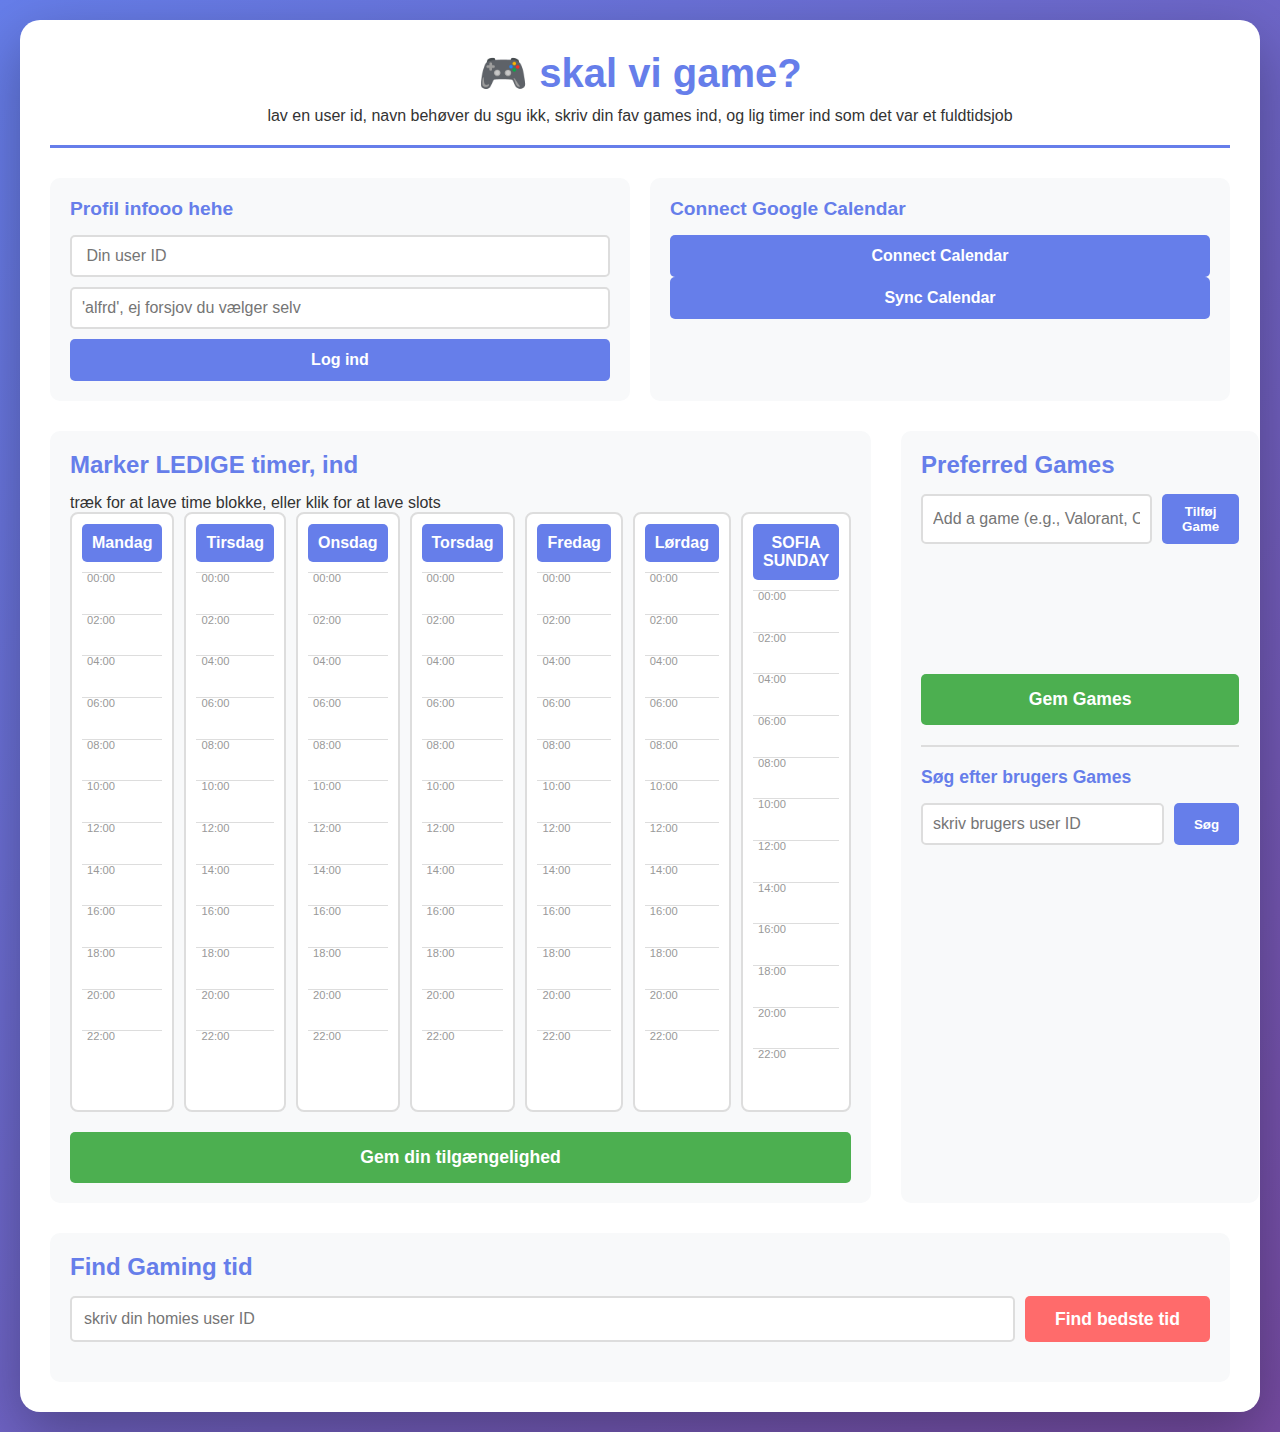
<file: index.html>
<!DOCTYPE html>
<html lang="en">
<head>
    <meta charset="UTF-8">
    <meta name="viewport" content="width=device-width, initial-scale=1.0">
    <title>Gaming Time Finder</title>
    <link rel="stylesheet" href="static/styles.css">
</head>
<body>
    <div class="container">
        <header>
            <h1>🎮 skal vi game?</h1>
            <p>lav en user id, navn behøver du sgu ikk, skriv din fav games ind, og lig timer ind som det var et fuldtidsjob </p>
        </header>

        <div class="user-section">
            <div class="user-input">
                <h2>Profil infooo hehe </h2>
                <input type="text" id="userId" placeholder=" Din user ID" />
                <input type="text" id="userName" placeholder="'alfrd', ej forsjov du vælger selv" />
                <button onclick="createUser()">Log ind</button>
            </div>

            <div class="user-input">
                <h2>Connect Google Calendar</h2>
                <button onclick="connectGoogleCalendar()">Connect Calendar</button>
                <button onclick="syncGoogleCalendar()">Sync Calendar</button>
            </div>
        </div>

        <div class="main-content">
            <div class="availability-section">
                <h2>Marker LEDIGE timer, ind </h2>
                <p>træk for at lave time blokke, eller klik for at lave slots</p>
                
                <div class="week-view" id="weekView">
                    <div class="day-column" data-day="monday">
                        <div class="day-header">Mandag</div>
                        <div class="time-slots" id="monday-slots"></div>
                    </div>
                    <div class="day-column" data-day="tuesday">
                        <div class="day-header">Tirsdag</div>
                        <div class="time-slots" id="tuesday-slots"></div>
                    </div>
                    <div class="day-column" data-day="wednesday">
                        <div class="day-header">Onsdag</div>
                        <div class="time-slots" id="wednesday-slots"></div>
                    </div>
                    <div class="day-column" data-day="thursday">
                        <div class="day-header">Torsdag</div>
                        <div class="time-slots" id="thursday-slots"></div>
                    </div>
                    <div class="day-column" data-day="friday">
                        <div class="day-header">Fredag</div>
                        <div class="time-slots" id="friday-slots"></div>
                    </div>
                    <div class="day-column" data-day="saturday">
                        <div class="day-header">Lørdag</div>
                        <div class="time-slots" id="saturday-slots"></div>
                    </div>
                    <div class="day-column" data-day="sunday">
                        <div class="day-header">SOFIA SUNDAY</div>
                        <div class="time-slots" id="sunday-slots"></div>
                    </div>
                </div>

                <button onclick="saveAvailability()" class="save-btn">Gem din tilgængelighed</button>
            </div>

            <div class="games-section">
                <h2>Preferred Games</h2>
                <div class="games-input">
                    <input type="text" id="gameInput" placeholder="Add a game (e.g., Valorant, CS2, League)" />
                    <button onclick="addGame()">Tilføj Game</button>
                </div>
                <div class="games-list" id="gamesList"></div>
                <button onclick="saveGames()" class="save-btn">Gem Games</button>
                
                <div class="search-user-section" style="margin-top: 20px; padding-top: 20px; border-top: 2px solid #ddd;">
                    <h3>Søg efter brugers Games</h3>
                    <div class="games-input">
                        <input type="text" id="searchUserId" placeholder="skriv brugers user ID" />
                        <button onclick="searchUserGames()">Søg</button>
                    </div>
                    <div id="searchedUserGames" class="searched-games"></div>
                </div>
            </div>
        </div>

        <div class="find-section">
            <h2>Find Gaming tid</h2>
            <div class="friend-input">
                <input type="text" id="friendId" placeholder="skriv din homies user ID" />
                <button onclick="findSlots()">Find bedste tid</button>
            </div>
            <div id="results" class="results"></div>
        </div>
    </div>

    <script src="static/app.js"></script>
</body>
</html>
</file>
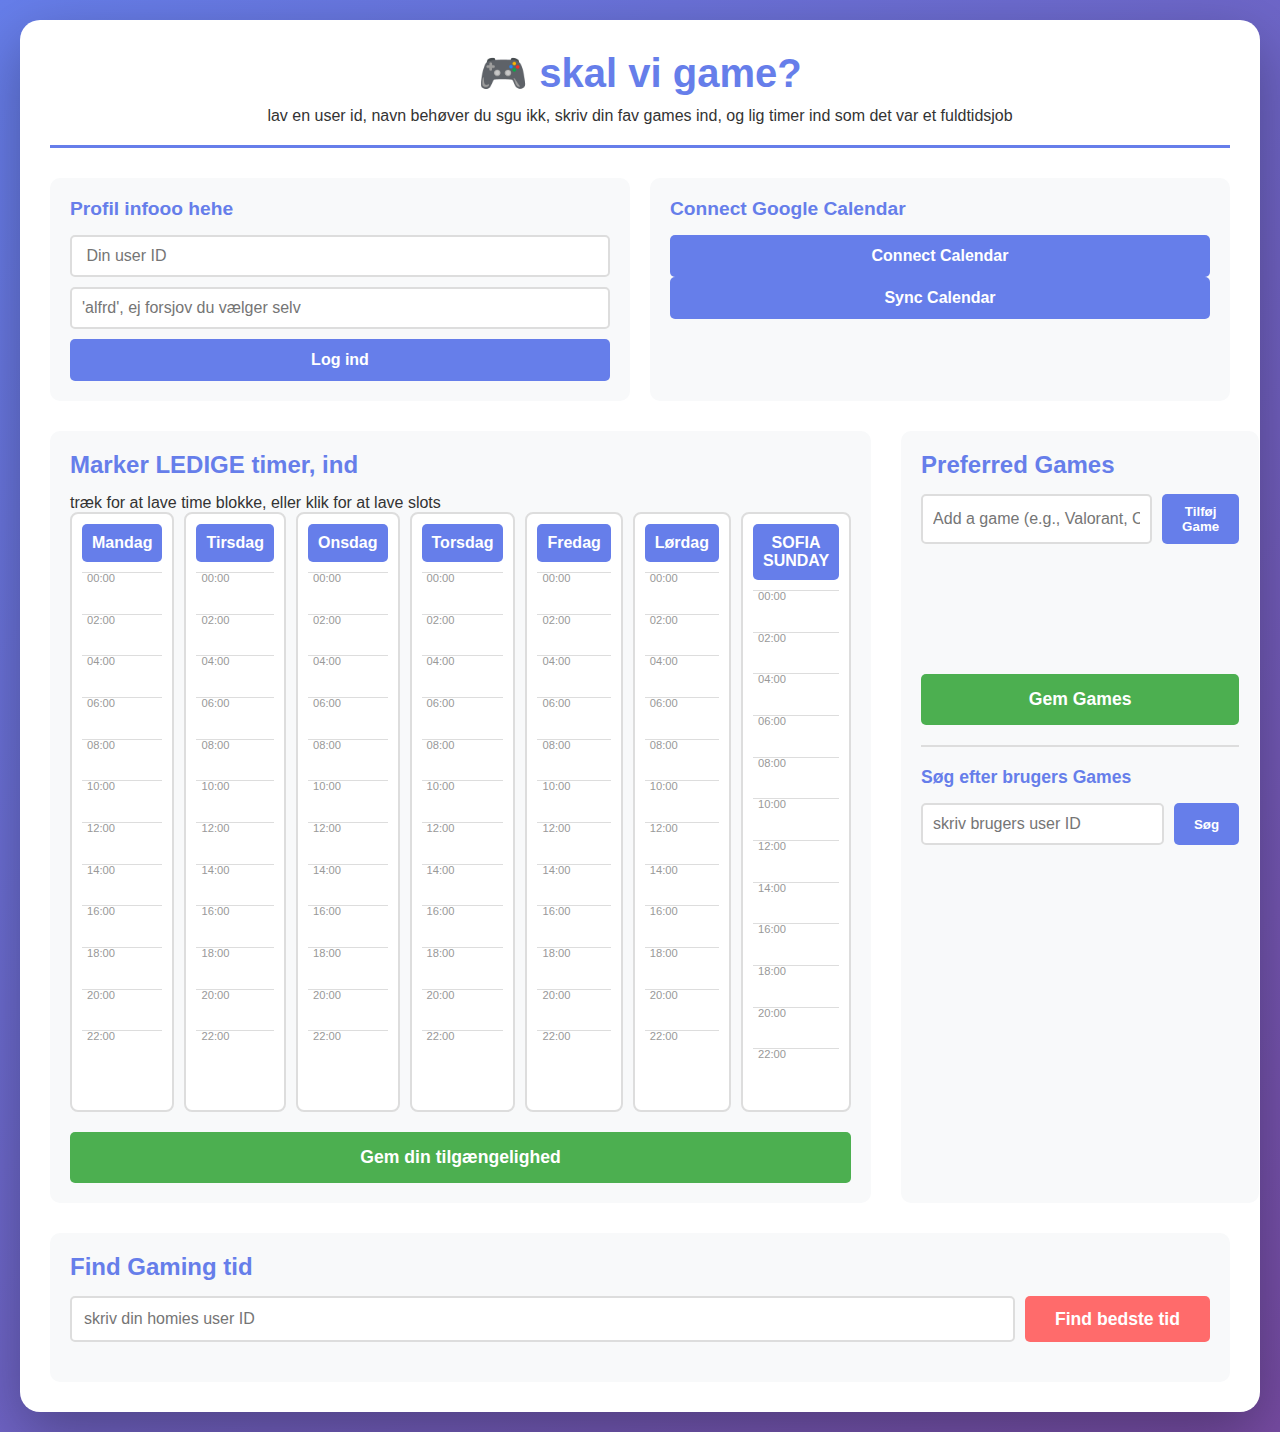
<file: static/index.html>
<!DOCTYPE html>
<html lang="en">
<head>
    <meta charset="UTF-8">
    <meta name="viewport" content="width=device-width, initial-scale=1.0">
    <title>Gaming Time Finder</title>
    <link rel="stylesheet" href="/static/styles.css">
</head>
<body>
    <div class="container">
        <header>
            <h1>🎮 skal vi game?</h1>
            <p>lav en user id, navn behøver du sgu ikk, skriv din fav games ind, og lig timer ind som det var et fuldtidsjob </p>
        </header>

        <div class="user-section">
            <div class="user-input">
                <h2>Profil infooo hehe </h2>
                <input type="text" id="userId" placeholder=" Din user ID" />
                <input type="text" id="userName" placeholder="'alfrd', ej forsjov du vælger selv" />
                <button onclick="createUser()">Log ind</button>
            </div>

            <div class="user-input">
                <h2>Connect Google Calendar</h2>
                <button onclick="connectGoogleCalendar()">Connect Calendar</button>
                <button onclick="syncGoogleCalendar()">Sync Calendar</button>
            </div>
        </div>

        <div class="main-content">
            <div class="availability-section">
                <h2>Marker LEDIGE timer, ind </h2>
                <p>træk for at lave time blokke, eller klik for at lave slots</p>
                
                <div class="week-view" id="weekView">
                    <div class="day-column" data-day="monday">
                        <div class="day-header">Mandag</div>
                        <div class="time-slots" id="monday-slots"></div>
                    </div>
                    <div class="day-column" data-day="tuesday">
                        <div class="day-header">Tirsdag</div>
                        <div class="time-slots" id="tuesday-slots"></div>
                    </div>
                    <div class="day-column" data-day="wednesday">
                        <div class="day-header">Onsdag</div>
                        <div class="time-slots" id="wednesday-slots"></div>
                    </div>
                    <div class="day-column" data-day="thursday">
                        <div class="day-header">Torsdag</div>
                        <div class="time-slots" id="thursday-slots"></div>
                    </div>
                    <div class="day-column" data-day="friday">
                        <div class="day-header">Fredag</div>
                        <div class="time-slots" id="friday-slots"></div>
                    </div>
                    <div class="day-column" data-day="saturday">
                        <div class="day-header">Lørdag</div>
                        <div class="time-slots" id="saturday-slots"></div>
                    </div>
                    <div class="day-column" data-day="sunday">
                        <div class="day-header">SOFIA SUNDAY</div>
                        <div class="time-slots" id="sunday-slots"></div>
                    </div>
                </div>

                <button onclick="saveAvailability()" class="save-btn">Gem din tilgængelighed</button>
            </div>

            <div class="games-section">
                <h2>Preferred Games</h2>
                <div class="games-input">
                    <input type="text" id="gameInput" placeholder="Add a game (e.g., Valorant, CS2, League)" />
                    <button onclick="addGame()">Tilføj Game</button>
                </div>
                <div class="games-list" id="gamesList"></div>
                <button onclick="saveGames()" class="save-btn">Gem Games</button>
                
                <div class="search-user-section" style="margin-top: 20px; padding-top: 20px; border-top: 2px solid #ddd;">
                    <h3>Søg efter brugers Games</h3>
                    <div class="games-input">
                        <input type="text" id="searchUserId" placeholder="skriv brugers user ID" />
                        <button onclick="searchUserGames()">Søg</button>
                    </div>
                    <div id="searchedUserGames" class="searched-games"></div>
                </div>
            </div>
        </div>

        <div class="find-section">
            <h2>Find Gaming tid</h2>
            <div class="friend-input">
                <input type="text" id="friendId" placeholder="skriv din homies user ID" />
                <button onclick="findSlots()">Find bedste tid</button>
            </div>
            <div id="results" class="results"></div>
        </div>
    </div>

    <script src="/static/app.js"></script>
</body>
</html>
</file>
<file: static/styles.css>
* {
    margin: 0;
    padding: 0;
    box-sizing: border-box;
}

body {
    font-family: 'Segoe UI', Tahoma, Geneva, Verdana, sans-serif;
    background: linear-gradient(135deg, #667eea 0%, #764ba2 100%);
    min-height: 100vh;
    padding: 20px;
    color: #333;
}

.container {
    max-width: 1400px;
    margin: 0 auto;
    background: white;
    border-radius: 20px;
    padding: 30px;
    box-shadow: 0 20px 60px rgba(0, 0, 0, 0.3);
}

header {
    text-align: center;
    margin-bottom: 30px;
    padding-bottom: 20px;
    border-bottom: 3px solid #667eea;
}

header h1 {
    font-size: 2.5em;
    color: #667eea;
    margin-bottom: 10px;
}

.user-section {
    display: flex;
    gap: 20px;
    margin-bottom: 30px;
    flex-wrap: wrap;
}

.user-input {
    flex: 1;
    min-width: 250px;
    padding: 20px;
    background: #f8f9fa;
    border-radius: 10px;
}

.user-input h2 {
    font-size: 1.2em;
    margin-bottom: 15px;
    color: #667eea;
}

.user-input input {
    width: 100%;
    padding: 10px;
    margin-bottom: 10px;
    border: 2px solid #ddd;
    border-radius: 5px;
    font-size: 1em;
}

.user-input button {
    width: 100%;
    padding: 12px;
    background: #667eea;
    color: white;
    border: none;
    border-radius: 5px;
    cursor: pointer;
    font-size: 1em;
    font-weight: bold;
    transition: background 0.3s;
}

.user-input button:hover {
    background: #5568d3;
}

.main-content {
    display: grid;
    grid-template-columns: 2fr 1fr;
    gap: 30px;
    margin-bottom: 30px;
}

@media (max-width: 1024px) {
    .main-content {
        grid-template-columns: 1fr;
    }
}

.availability-section {
    background: #f8f9fa;
    padding: 20px;
    border-radius: 10px;
}

.availability-section h2 {
    margin-bottom: 15px;
    color: #667eea;
}

.week-view {
    display: grid;
    grid-template-columns: repeat(7, 1fr);
    gap: 10px;
    margin-bottom: 20px;
    min-height: 600px;
}

.day-column {
    background: white;
    border: 2px solid #ddd;
    border-radius: 8px;
    padding: 10px;
    position: relative;
}

.day-header {
    font-weight: bold;
    text-align: center;
    padding: 10px;
    background: #667eea;
    color: white;
    border-radius: 5px;
    margin-bottom: 10px;
}

.time-slots {
    position: relative;
    min-height: 500px;
}

.time-block {
    position: absolute;
    background: #4CAF50;
    border: 2px solid #45a049;
    border-radius: 5px;
    padding: 5px;
    cursor: move;
    color: white;
    font-size: 0.85em;
    z-index: 10;
    user-select: none;
    box-shadow: 0 2px 5px rgba(0, 0, 0, 0.2);
}

.time-block:hover {
    opacity: 0.8;
    transform: scale(1.02);
}

.time-block.selected {
    border-color: #ff6b6b;
    box-shadow: 0 0 10px rgba(255, 107, 107, 0.5);
}

.resize-handle {
    position: absolute;
    left: 0;
    right: 0;
    height: 8px;
    background: rgba(255, 255, 255, 0.3);
    cursor: ns-resize;
    z-index: 11;
    transition: background 0.2s;
}

.resize-handle:hover {
    background: rgba(255, 255, 255, 0.6);
}

.resize-handle-top {
    top: -4px;
    border-radius: 5px 5px 0 0;
}

.resize-handle-bottom {
    bottom: -4px;
    border-radius: 0 0 5px 5px;
}

.time-marker {
    position: absolute;
    left: 0;
    right: 0;
    height: 1px;
    background: #ddd;
    font-size: 0.7em;
    color: #999;
    padding-left: 5px;
}

.save-btn {
    width: 100%;
    padding: 15px;
    background: #4CAF50;
    color: white;
    border: none;
    border-radius: 5px;
    cursor: pointer;
    font-size: 1.1em;
    font-weight: bold;
    transition: background 0.3s;
}

.save-btn:hover {
    background: #45a049;
}

.games-section {
    background: #f8f9fa;
    padding: 20px;
    border-radius: 10px;
}

.games-section h2 {
    margin-bottom: 15px;
    color: #667eea;
}

.games-input {
    display: flex;
    gap: 10px;
    margin-bottom: 15px;
}

.games-input input {
    flex: 1;
    padding: 10px;
    border: 2px solid #ddd;
    border-radius: 5px;
    font-size: 1em;
}

.games-input button {
    padding: 10px 20px;
    background: #667eea;
    color: white;
    border: none;
    border-radius: 5px;
    cursor: pointer;
    font-weight: bold;
}

.games-input button:hover {
    background: #5568d3;
}

.games-list {
    display: flex;
    flex-wrap: wrap;
    gap: 10px;
    margin-bottom: 15px;
    min-height: 100px;
}

.game-tag {
    background: #764ba2;
    color: white;
    padding: 8px 15px;
    border-radius: 20px;
    display: inline-flex;
    align-items: center;
    gap: 8px;
    font-size: 0.9em;
}

.game-tag .remove {
    cursor: pointer;
    font-weight: bold;
    font-size: 1.2em;
}

.game-tag .remove:hover {
    color: #ff6b6b;
}

.search-user-section {
    margin-top: 20px;
    padding-top: 20px;
    border-top: 2px solid #ddd;
}

.search-user-section h3 {
    color: #667eea;
    margin-bottom: 15px;
    font-size: 1.1em;
}

.searched-games {
    margin-top: 15px;
    min-height: 50px;
}

.searched-user-info h4 {
    color: #667eea;
    margin-bottom: 10px;
    font-size: 1em;
}

.searched-games-list {
    display: flex;
    flex-wrap: wrap;
    gap: 10px;
}

.searched-game {
    background: #667eea;
    cursor: default;
}

.find-section {
    background: #f8f9fa;
    padding: 20px;
    border-radius: 10px;
}

.find-section h2 {
    margin-bottom: 15px;
    color: #667eea;
}

.friend-input {
    display: flex;
    gap: 10px;
    margin-bottom: 20px;
}

.friend-input input {
    flex: 1;
    padding: 12px;
    border: 2px solid #ddd;
    border-radius: 5px;
    font-size: 1em;
}

.friend-input button {
    padding: 12px 30px;
    background: #ff6b6b;
    color: white;
    border: none;
    border-radius: 5px;
    cursor: pointer;
    font-size: 1.1em;
    font-weight: bold;
    transition: background 0.3s;
}

.friend-input button:hover {
    background: #ee5a5a;
}

.results {
    margin-top: 20px;
}

.result-card {
    background: white;
    padding: 20px;
    border-radius: 10px;
    margin-bottom: 15px;
    border-left: 5px solid #4CAF50;
    box-shadow: 0 2px 10px rgba(0, 0, 0, 0.1);
}

.result-card.best {
    border-left-color: #ff6b6b;
    background: linear-gradient(135deg, #fff 0%, #fff5f5 100%);
}

.result-card h3 {
    color: #667eea;
    margin-bottom: 10px;
}

.result-card .time-info {
    font-size: 1.1em;
    margin-bottom: 10px;
    color: #333;
}

.result-card .game-info {
    font-size: 1em;
    color: #666;
    font-style: italic;
}

.result-card button {
    margin-top: 10px;
    padding: 10px 20px;
    background: #4CAF50;
    color: white;
    border: none;
    border-radius: 5px;
    cursor: pointer;
    font-weight: bold;
}

.result-card button:hover {
    background: #45a049;
}

.message {
    padding: 15px;
    border-radius: 5px;
    margin-bottom: 15px;
}

.message.success {
    background: #d4edda;
    color: #155724;
    border: 1px solid #c3e6cb;
}

.message.error {
    background: #f8d7da;
    color: #721c24;
    border: 1px solid #f5c6cb;
}

.message.info {
    background: #d1ecf1;
    color: #0c5460;
    border: 1px solid #bee5eb;
}
</file>
